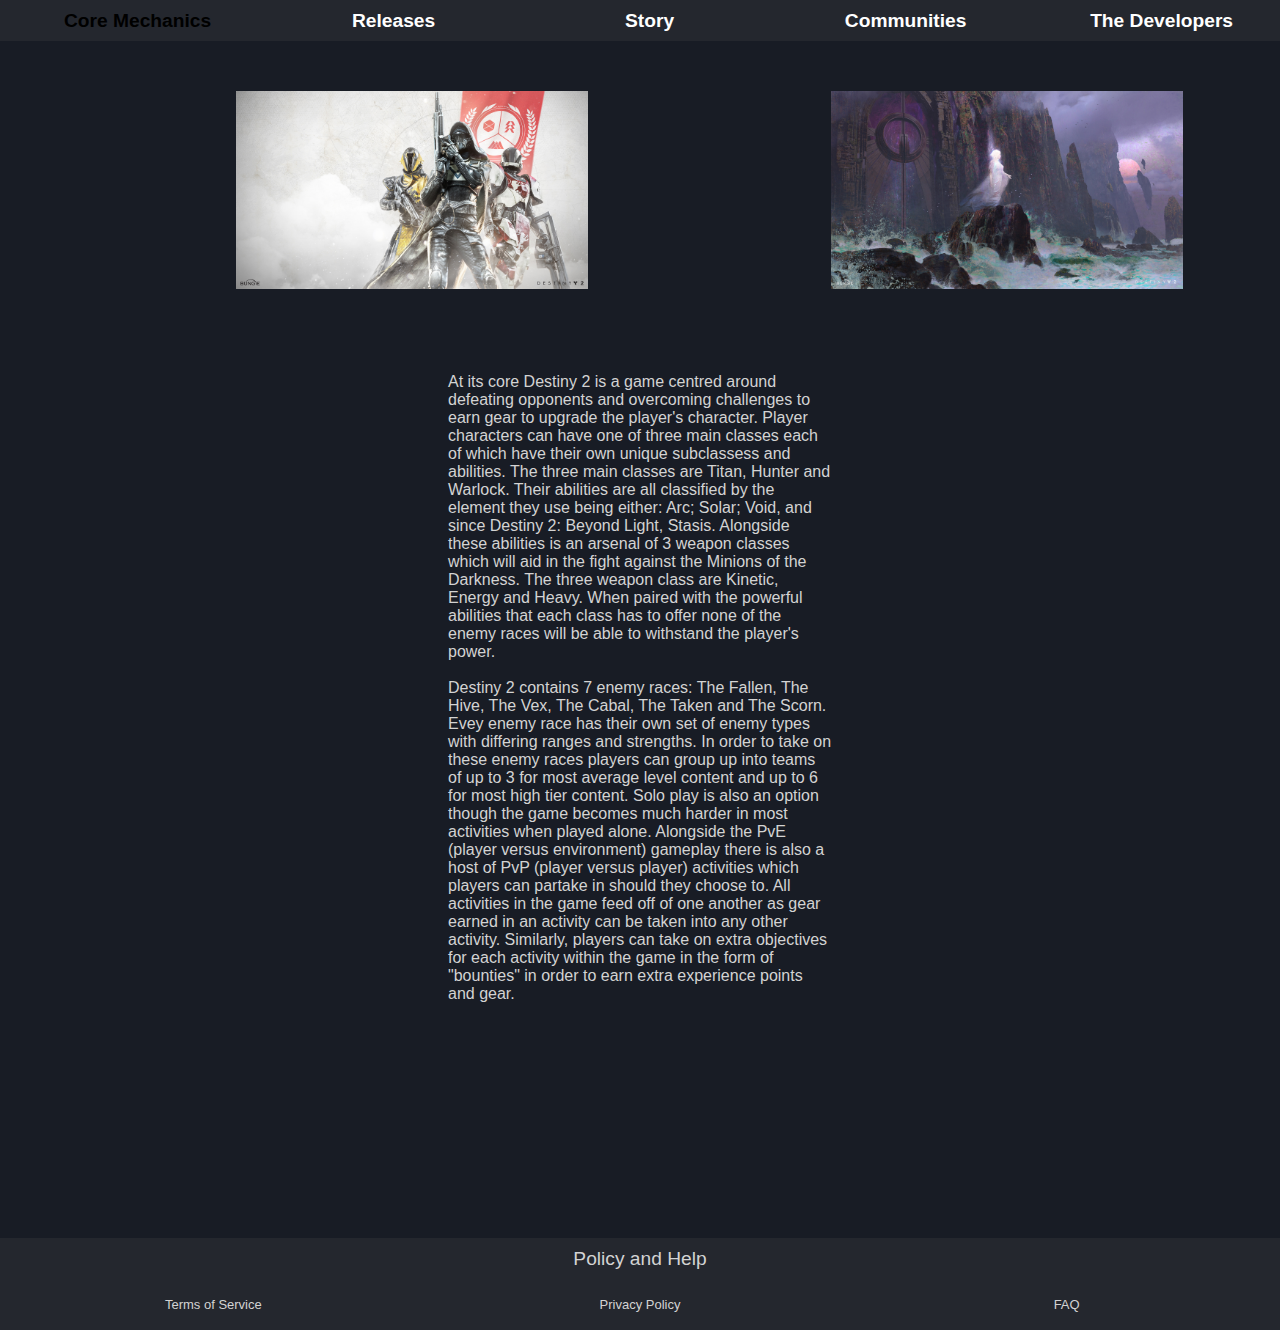
<file: index.html>
<!DOCTYPE html>
<html lang="en">
    <head>
        <meta charset="UTF-8">
        <meta http-equiv="X-UA-Compatible" content="IE=edge">
        <meta name="viewport" content="width=device-width, initial-scale=1.0">
        <meta author="Ben Richardson">
        <meta name="description" content="Brief explanation of the core mechanics that drive Destiny 2's moment to moment gameplay.">
        <title>Core Mechanics of Destiny 2</title>
        <link href="css/core.css" rel="stylesheet">
        <link href="css/main.css" rel="stylesheet">
        <link rel="icon" href="img/destiny_logo.png" title="Destiny logo favicon" alt="Destiny logo favicon">
    </head>
    <body>
        <div class="grid_wrapper">
            <nav>
                <ul>
                    <li><a href="index.html">Core Mechanics</a></li>
                    <li><a href="release_history.html">Releases</a></li>
                    <li><a href="lore.html">Story</a></li>
                    <li><a href="community_interactions.html">Communities</a></li>
                    <li><a href="about_bng.html">The Developers</a></li>
                </ul>
            </nav>
            <div class="main_body_wrapper">
                <div class="image1">
                    <img src="img/05_Preview.jpg" alt="Image of all three guarding classes on a white background." title="Image of all three guarding classes on a white background.">
                </div>
                <div class="image2">
                    <img src="img/Bungie_Day_Wallapaper_4k_03.jpg" alt="Image of early concept art for an in game location called The Dreaming City. See 'Story' page for more information." title="Image of early concept art for an in game location called The Dreaming City. See 'Story' page for more information.">
                </div>
                <div class="desc">
                    At its core Destiny 2 is a game centred around defeating opponents and overcoming challenges to earn gear to upgrade the player's character. Player characters can have one of three main classes each of which have their own unique subclassess and abilities. The three main classes are Titan, Hunter and Warlock. Their abilities are all classified by the element they use being either: Arc; Solar; Void, and since Destiny 2: Beyond Light, Stasis. Alongside these abilities is an arsenal of 3 weapon classes which will aid in the fight against the Minions of the Darkness. The three weapon class are Kinetic, Energy and Heavy. When paired with the powerful abilities that each class has to offer none of the enemy races will be able to withstand the player's power. <br><br>Destiny 2 contains 7 enemy races: The Fallen, The Hive, The Vex, The Cabal, The Taken and The Scorn. Evey enemy race has their own set of enemy types with differing ranges and strengths. In order to take on these enemy races players can group up into teams of up to 3 for most average level content and up to 6 for most high tier content. Solo play is also an option though the game becomes much harder in most activities when played alone. Alongside the PvE (player versus environment) gameplay there is also a host of PvP (player versus player) activities which players can partake in should they choose to. All activities in the game feed off of one another as gear earned in an activity can be taken into any other activity. Similarly, players can take on extra objectives for each activity within the game in the form of "bounties" in order to earn extra experience points and gear.
                </div>
            </div>
            <footer>
                <p class="footer_title">Policy and Help</p>
                <div class="policy">
                    <a href="https://www.bungie.net/7/en/Legal/Terms" class="tos">Terms of Service</a>
                    <br>
                    <a href="https://www.bungie.net/7/en/Legal/PrivacyPolicy" class="privacy">Privacy Policy</a>
                    <br>
                    <a href="https://help.bungie.net/hc/en-us" class ="faq">FAQ</a>
                </div>
            </footer>
        </div>
    </body>
</html>
</file>
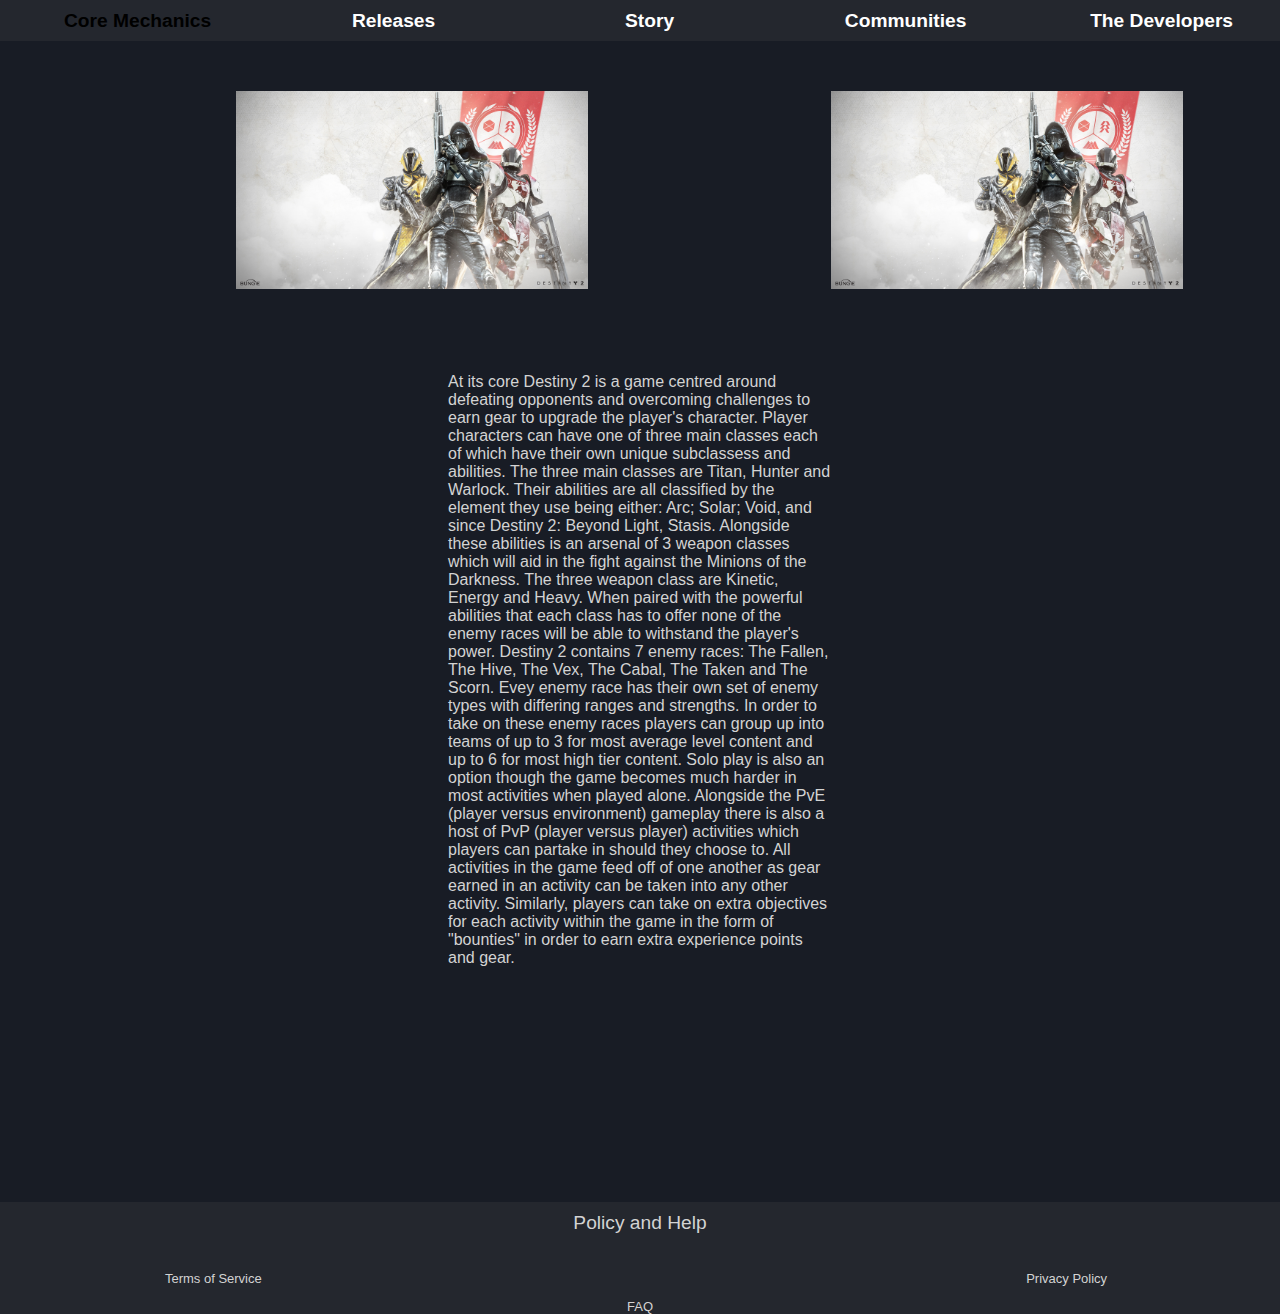
<file: core_home.html>
<!DOCTYPE html>
<html lang="en">
    <head>
        <meta charset="UTF-8">
        <meta http-equiv="X-UA-Compatible" content="IE=edge">
        <meta name="viewport" content="width=device-width, initial-scale=1.0">
        <meta author="Ben Richardson">
        <title>Core Mechanics of Destiny 2</title>
        <link href="css/core.css" rel="stylesheet">
        <link href="css/main.css" rel="stylesheet">
    </head>
    <body>
        <div class="grid_wrapper">
            <nav>
                <ul>
                    <li><a href="core_home.html">Core Mechanics</a></li>
                    <li><a href="release_history.html">Releases</a></li>
                    <li><a href="lore.html">Story</a></li>
                    <li><a href="community_interactions.html">Communities</a></li>
                    <li><a href="about_bng.html">The Developers</a></li>
                </ul>
            </nav>
            <div class="main_body_wrapper">
                <div class="image1">
                    <img src="img/05_Preview.jpg" alt="Image of all three guarding classes on a white background.">
                </div>
                <div class="image2">
                    <img src="img/05_Preview.jpg" alt="Image of all three guarding classes on a white background.">
                </div>
                <div class="desc">
                    At its core Destiny 2 is a game centred around defeating opponents and overcoming challenges to earn gear to upgrade the player's character. Player characters can have one of three main classes each of which have their own unique subclassess and abilities. The three main classes are Titan, Hunter and Warlock. Their abilities are all classified by the element they use being either: Arc; Solar; Void, and since Destiny 2: Beyond Light, Stasis. Alongside these abilities is an arsenal of 3 weapon classes which will aid in the fight against the Minions of the Darkness. The three weapon class are Kinetic, Energy and Heavy. When paired with the powerful abilities that each class has to offer none of the enemy races will be able to withstand the player's power. Destiny 2 contains 7 enemy races: The Fallen, The Hive, The Vex, The Cabal, The Taken and The Scorn. Evey enemy race has their own set of enemy types with differing ranges and strengths. In order to take on these enemy races players can group up into teams of up to 3 for most average level content and up to 6 for most high tier content. Solo play is also an option though the game becomes much harder in most activities when played alone. Alongside the PvE (player versus environment) gameplay there is also a host of PvP (player versus player) activities which players can partake in should they choose to. All activities in the game feed off of one another as gear earned in an activity can be taken into any other activity. Similarly, players can take on extra objectives for each activity within the game in the form of "bounties" in order to earn extra experience points and gear.
                </div>
            </div>
            <footer>
                <p class="footer_title">Policy and Help</p>
                <div class="policy">
                    <a href="https://www.bungie.net/7/en/Legal/Terms">Terms of Service</a>
                    <br>
                    <a href="https://www.bungie.net/7/en/Legal/PrivacyPolicy">Privacy Policy</a>
                    <br>
                    <a href="https://help.bungie.net/hc/en-us">FAQ</a>
                </div>
            </footer>
        </div>
    </body>
</html>
</file>
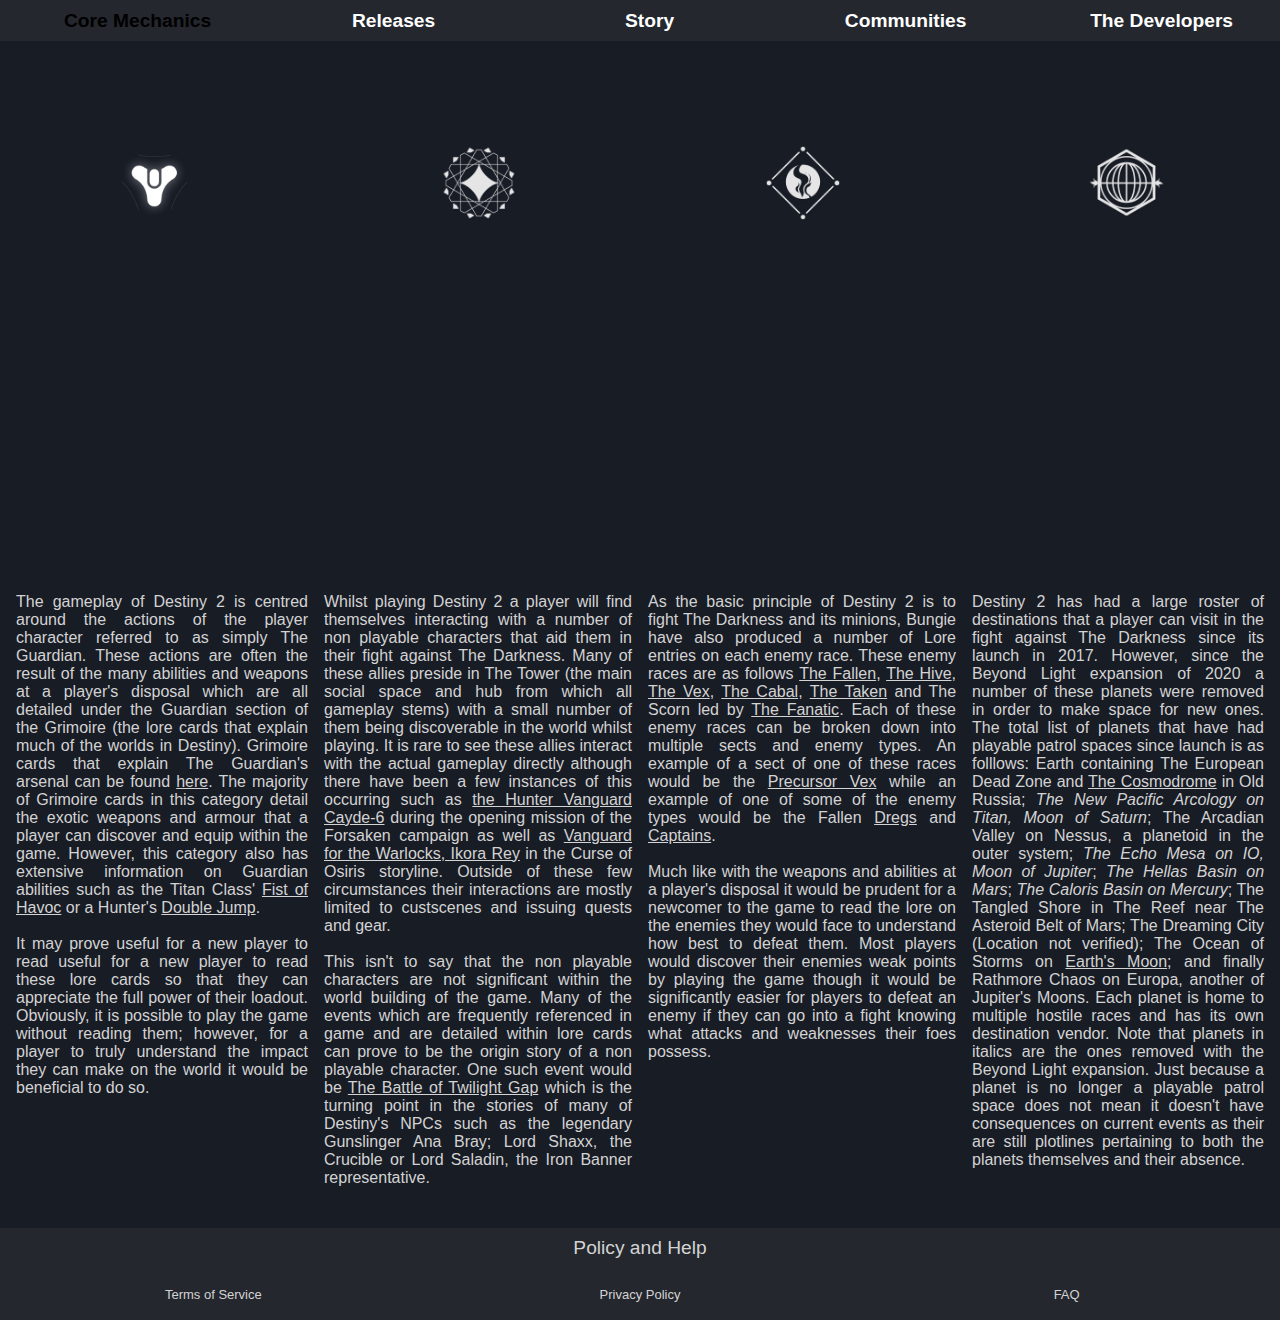
<file: lore.html>
<!DOCTYPE html>
<html lang="en">
    <head>
        <meta charset="UTF-8">
        <meta http-equiv="X-UA-Compatible" content="IE=edge">
        <meta name="viewport" content="width=device-width, initial-scale=1.0">
        <meta author="Ben Richardson">
        <meta name="description" content="Brief descriptions of the four main categories of Lore in Destiny 2">
        <link href="css/main.css" rel="stylesheet">
        <link href="css/lore.css" rel="stylesheet">
        <link rel="icon" href="img/destiny_logo.png" title="Destiny logo favicon" alt="Destiny logo favicon">
        <title>Story of the Worlds and Characters in Destiny 2</title>
    </head>
    <body>
        <div class="grid_wrapper">
            <nav>
                <ul>
                    <li><a href="index.html">Core Mechanics</a></li>
                    <li><a href="release_history.html">Releases</a></li>
                    <li><a href="lore.html">Story</a></li>
                    <li><a href="community_interactions.html">Communities</a></li>
                    <li><a href="about_bng.html">The Developers</a></li>
                </ul>
            </nav>
            <div class="main_body_wrapper">
                <div class="images">
                    <div class="image_one">
                        <img src="img/lore_guardian.png" alt="Image showing the Destiny Tricorn to represent lore surrounding the guardian." title="Image showing the Destiny Tricorn to represent lore surrounding the guardian.">
                    </div>
                    <div class="image_two">
                        <img src="img/lore_the_light.png" alt="Image showing the in game icon for lore about stories from the Light to represent the story of in game allies." title="Image showing the in game icon for lore about stories from the Light to represent the story of in game allies.">
                    </div>
                    <div class="image_three">
                        <img src="img/lore_enemies.png" alt="Image showing the in game icon for lore about stories from the Dark to represent the story of in game enemies." title="Image showing the in game icon for lore about stories from the Dark to represent the story of in game enemies.">
                    </div>
                    <div class="image_four">
                        <img src="img/lore_worlds.png" alt="Image showing the in game icon for lore about stories from between the Light and the Dark to represent the story of in game worlds." title="Image showing the in game icon for lore about stories from between the Light and the Dark to represent the story of in game worlds.">
                    </div>
                </div>
                <div class="descriptions">
                    <div class="desc_one">
                        <p class = "guardian_desc">
                            The gameplay of Destiny 2 is centred around the actions of the player character referred to as simply The Guardian. These actions are often the result of the many abilities and weapons at a player's disposal which are all detailed under the Guardian section of the Grimoire (the lore cards that explain much of the worlds in Destiny). Grimoire cards that explain The Guardian's arsenal can be found <a href="https://www.destinypedia.com/Grimoire:Guardian">here</a>. The majority of Grimoire cards in this category detail the exotic weapons and armour that a player can discover and equip within the game. However, this category also has extensive information on Guardian abilities such as the Titan Class' <a href="https://www.ishtar-collective.net/cards/fist-of-havoc">Fist of Havoc</a> or a Hunter's <a href="https://www.ishtar-collective.net/cards/double-jump">Double Jump</a>. <br><br> It may prove useful for a new player to read useful for a new player to read these lore cards so that they can appreciate the full power of their loadout. Obviously, it is possible to play the game without reading them; however, for a player to truly understand the impact they can make on the world it would be beneficial to do so.
                        </p>
                    </div>
                    <div class="desc_two">
                        <p class="allies_desc">
                            Whilst playing Destiny 2 a player will find themselves interacting with a number of non playable characters that aid them in their fight against The Darkness. Many of these allies preside in The Tower (the main social space and hub from which all gameplay stems) with a small number of them being discoverable in the world whilst playing. It is rare to see these allies interact with the actual gameplay directly although there have been a few instances of this occurring such as <a href="https://www.ishtar-collective.net/cards/hunter-vanguard">the Hunter Vanguard Cayde-6</a> during the opening mission of the Forsaken campaign as well as <a href="https://www.ishtar-collective.net/cards/warlock-vanguard">Vanguard for the Warlocks, Ikora Rey</a> in the Curse of Osiris storyline. Outside of these few circumstances their interactions are mostly limited to custscenes and issuing quests and gear. <br><br> This isn't to say that the non playable characters are not significant within the world building of the game. Many of the events which are frequently referenced in game and are detailed within lore cards can prove to be the origin story of a non playable character. One such event would be <a href ="https://www.ishtar-collective.net/categories/battle-of-twilight-gap">The Battle of Twilight Gap</a> which is the turning point in the stories of many of Destiny's NPCs such as the legendary Gunslinger Ana Bray; Lord Shaxx, the Crucible or Lord Saladin, the Iron Banner representative.
                        </p>
                    </div>
                    <div class="desc_three">
                        <p class="enemies_desc">
                            As the basic principle of Destiny 2 is to fight The Darkness and its minions, Bungie have also produced a number of Lore entries on each enemy race. These enemy races are as follows <a href="https://www.ishtar-collective.net/cards/the-fallen">The Fallen</a>, <a href="https://www.ishtar-collective.net/cards/the-hive">The Hive</a>, <a href="https://www.ishtar-collective.net/cards/the-vex">The Vex</a>, <a href="https://www.ishtar-collective.net/cards/the-cabal">The Cabal</a>, <a href="https://www.ishtar-collective.net/cards/the-taken">The Taken</a> and The Scorn led by <a href="https://www.ishtar-collective.net/entries/fikrul">The Fanatic</a>. Each of these enemy races can be broken down into multiple sects and enemy types. An example of a sect of one of these races would be the <a href="https://www.ishtar-collective.net/cards/precursors">Precursor Vex</a> while an example of one of some of the enemy types would be the Fallen <a href="https://www.ishtar-collective.net/cards/dreg">Dregs</a> and <a href="https://www.ishtar-collective.net/cards/captain">Captains</a>. <br><br> Much like with the weapons and abilities at a player's disposal it would be prudent for a newcomer to the game to read the lore on the enemies they would face to understand how best to defeat them. Most players would discover their enemies weak points by playing the game though it would be significantly easier for players to defeat an enemy if they can go into a fight knowing what attacks and weaknesses their foes possess.
                        </p>
                    </div>
                    <div class="desc_four">
                        <p class="worlds">
                            Destiny 2 has had a large roster of destinations that a player can visit in the fight against The Darkness since its launch in 2017. However, since the Beyond Light expansion of 2020 a number of these planets were removed in order to make space for new ones. The total list of planets that have had playable patrol spaces since launch is as folllows: Earth containing The European Dead Zone and <a href="https://www.ishtar-collective.net/cards/old-russia">The Cosmodrome</a> in Old Russia; <i>The New Pacific Arcology on Titan, Moon of Saturn</i>; The Arcadian Valley on Nessus, a planetoid in the outer system; <i>The Echo Mesa on IO, Moon of Jupiter</i>; <i>The Hellas Basin on Mars</i>; <i>The Caloris Basin on Mercury</i>; The Tangled Shore in The Reef near The Asteroid Belt of Mars; The Dreaming City (Location not verified); The Ocean of Storms on <a href="https://www.ishtar-collective.net/cards/moon">Earth's Moon</a>; and finally Rathmore Chaos on Europa, another of Jupiter's Moons. Each planet is home to multiple hostile races and has its own destination vendor. Note that planets in italics are the ones removed with the Beyond Light expansion. Just because a planet is no longer a playable patrol space does not mean it doesn't have consequences on current events as their are still plotlines pertaining to both the planets themselves and their absence.
                        </p>
                    </div>
                </div>
            </div>
            <footer>
                <p class="footer_title">Policy and Help</p>
                <div class="policy">
                    <a href="https://www.bungie.net/7/en/Legal/Terms" class="tos">Terms of Service</a>
                    <br>
                    <a href="https://www.bungie.net/7/en/Legal/PrivacyPolicy" class="privacy">Privacy Policy</a>
                    <br>
                    <a href="https://help.bungie.net/hc/en-us" class ="faq">FAQ</a>
                </div>
            </footer>
        </div>
    </body>
</html>
</file>
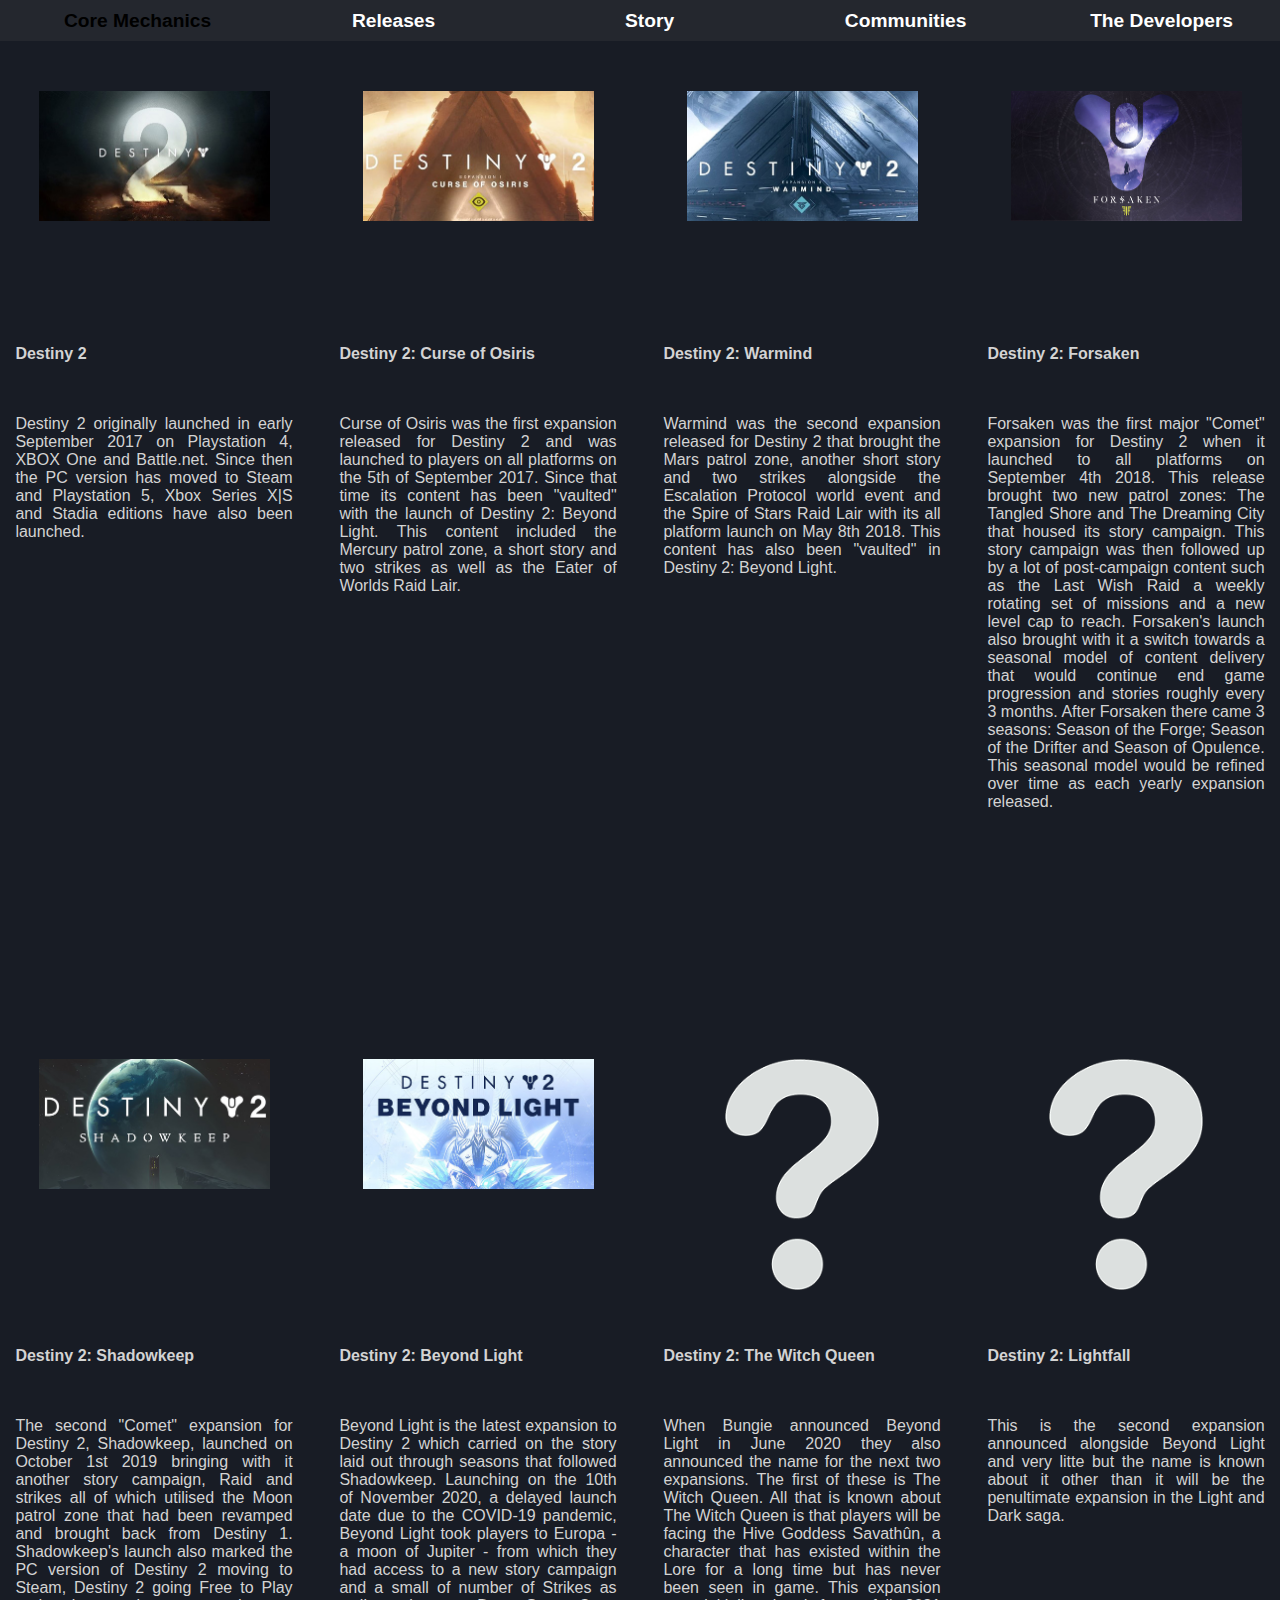
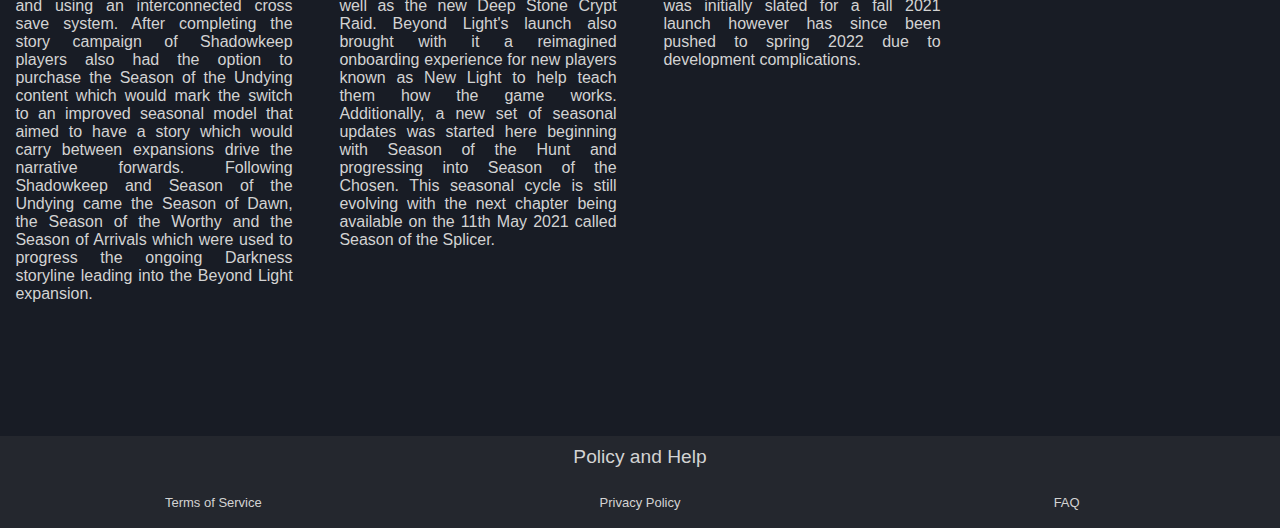
<file: release_history.html>
<!DOCTYPE html>
<html lang="en">
    <head>
        <meta charset="UTF-8">
        <meta name="viewport" content="width=device-width, initial-scale=1">
        <meta author="Ben Richardson">
        <meta name="description" content="Short explanations of each release in Destiny 2's history since its launch in 2017.">
        <link href="css/main.css" rel="stylesheet">
        <link rel="stylesheet" href="css/history.css">
        <link rel="icon" href="img/destiny_logo.png" title="Destiny logo favicon" alt="Destiny logo favicon">
        <title>A History of Releases for Destiny 2</title>
        <!--TODO centre images and get desktop version to actually move things properly-->
    </head>
    <body>
        <div class="grid_wrapper">
            <nav>
                <ul>
                    <li><a href="index.html">Core Mechanics</a></li>
                    <li><a href="release_history.html">Releases</a></li>
                    <li><a href="lore.html">Story</a></li>
                    <li><a href="community_interactions.html">Communities</a></li>
                    <li><a href="about_bng.html">The Developers</a></li>
                </ul>
            </nav>
            <div class="main_body_wrapper">
                <div class="row_one">
                    <div class="launch_image">
                        <img src="img/launch_title_screen.jpg" alt="Key Art for Destiny 2's original launch" title = "Key Art for Destiny 2's original launch">
                    </div>
                    <div class="launch_desc">
                        <h4>
                            Destiny 2
                        </h4>
                        <p>
                            Destiny 2 originally launched in early September 2017 on Playstation 4, XBOX One and Battle.net. Since then the PC version has moved to Steam and Playstation 5, Xbox Series X|S and Stadia editions have also been launched.
                        </p>
                    </div>
                    <div class="curse_image">
                        <img src="img/curse.jpg" alt="Key Art for the Curse of Osiris expansion" title="Key Art for the Curse of Osiris expansion">
                    </div>
                    <div class="curse_desc">
                        <h4>
                            Destiny 2: Curse of Osiris
                        </h4>
                        <p>
                            Curse of Osiris was the first expansion released for Destiny 2 and was launched to players on all platforms on the 5th of September 2017. Since that time its content has been "vaulted" with the launch of Destiny 2: Beyond Light. This content included the Mercury patrol zone, a short story and two strikes as well as the Eater of Worlds Raid Lair.
                        </p>
                    </div>
                    <div class="warmind_image">
                        <img src="img/warmind.jpg" alt="Key Art for the Warmind expansion" title="Key Art for the Warmind expansion">
                    </div>
                    <div class="warmind_desc">
                        <h4>
                            Destiny 2: Warmind
                        </h4>
                        <p>
                            Warmind was the second expansion released for Destiny 2 that brought the Mars patrol zone, another short story and two strikes alongside the Escalation Protocol world event and the Spire of Stars Raid Lair with its all platform launch on May 8th 2018. This content has also been "vaulted" in Destiny 2: Beyond Light.
                        </p>
                    </div>
                    <div class="forsaken_image">
                        <img src="img/forsaken.jpg" alt="Key Art for the Forsaken expansion" title="Key Art for the Forsaken expansion">
                    </div>
                    <div class="forsaken_desc">
                        <h4>
                            Destiny 2: Forsaken
                        </h4>
                        <p>
                            Forsaken was the first major "Comet" expansion for Destiny 2 when it launched to all platforms on September 4th 2018. This release brought two new patrol zones: The Tangled Shore and The Dreaming City that housed its story campaign. This story campaign was then followed up by a lot of post-campaign content such as the Last Wish Raid a weekly rotating set of missions and a new level cap to reach. Forsaken's launch also brought with it a switch towards a seasonal model of content delivery that would continue end game progression and stories roughly every 3 months. After Forsaken there came 3 seasons: Season of the Forge; Season of the Drifter and Season of Opulence. This seasonal model would be refined over time as each yearly expansion released.
                        </p>
                    </div>
                </div>
                <div class="row_two">
                    <div class="shadowkeep_image">
                        <img src="img/shadowkeep.jpg" alt="Key Art for the shadowkeep expansion" title="Key Art for the shadowkeep expansion">
                    </div>
                    <div class="shadowkeep_desc">
                        <h4>
                            Destiny 2: Shadowkeep
                        </h4>
                        <p>
                            The second "Comet" expansion for Destiny 2, Shadowkeep, launched on October 1st 2019 bringing with it another story campaign, Raid and strikes all of which utilised the Moon patrol zone that had been revamped and brought back from Destiny 1. Shadowkeep's launch also marked the PC version of Destiny 2 moving to Steam, Destiny 2 going Free to Play and using an interconnected cross save system. After completing the story campaign of Shadowkeep players also had the option to purchase the Season of the Undying content which would mark the switch to an improved seasonal model that aimed to have a story which would carry between expansions drive the narrative forwards. Following Shadowkeep and Season of the Undying came the Season of Dawn, the Season of the Worthy and the Season of Arrivals which were used to progress the ongoing Darkness storyline leading into the Beyond Light expansion. 
                        </p>
                    </div>
                    <div class="bl_image">
                        <img src="img/bl.jpg" alt="Key Art for the Beyond Light expansion" title="Key Art for the Beyond Light expansion">
                    </div>
                    <div class="bl_desc">
                        <h4>
                            Destiny 2: Beyond Light
                        </h4>
                        <p>
                            Beyond Light is the latest expansion to Destiny 2 which carried on the story laid out through seasons that followed Shadowkeep. Launching on the 10th of November 2020, a delayed launch date due to the COVID-19 pandemic, Beyond Light took players to Europa - a moon of Jupiter - from which they had access to a new story campaign and a small of number of Strikes as well as the new Deep Stone Crypt Raid. Beyond Light's launch also brought with it a reimagined onboarding experience for new players known as New Light to help teach them how the game works. Additionally, a new set of seasonal updates was started here beginning with Season of the Hunt and progressing into Season of the Chosen. This seasonal cycle is still evolving with the next chapter being available on the 11th May 2021 called Season of the Splicer.
                        </p>
                    </div>
                    <div class="twq_image">
                        <img src="img/question_mark_for_witch_and_lightfall.png" alt="A question mark as no official Key Art for The Witch Queen has been released yet" title="A question mark as no official Key Art for The Witch Queen has been released yet">
                    </div>
                    <div class="twq_desc">
                        <h4>
                            Destiny 2: The Witch Queen
                        </h4>
                        <p>
                            When Bungie announced Beyond Light in June 2020 they also announced the name for the next two expansions. The first of these is The Witch Queen. All that is known about The Witch Queen is that players will be facing the Hive Goddess Savathûn, a character that has existed within the Lore for a long time but has never been seen in game. This expansion was initially slated for a fall 2021 launch however has since been pushed to spring 2022 due to development complications.
                        </p>
                    </div>
                    <div class="lightfall_image">
                        <img src="img/question_mark_for_witch_and_lightfall.png" alt="A question mark as no official Key Art for Lightfall has been released yet" title="A question mark as no official Key Art for Lightfall has been released yet">
                    </div>
                    <div class="lightfall_desc">
                        <h4>
                            Destiny 2: Lightfall
                        </h4>
                        <p>
                            This is the second expansion announced alongside Beyond Light and very litte but the name is known about it other than it will be the penultimate expansion in the Light and Dark saga.
                        </p>
                    </div>
                </div>
            </div>
            <footer>
                <p class="footer_title">Policy and Help</p>
                <div class="policy">
                    <a href="https://www.bungie.net/7/en/Legal/Terms" class="tos">Terms of Service</a>
                    <br>
                    <a href="https://www.bungie.net/7/en/Legal/PrivacyPolicy" class="privacy">Privacy Policy</a>
                    <br>
                    <a href="https://help.bungie.net/hc/en-us" class ="faq">FAQ</a>
                </div>
            </footer>
        </div>
    </body>
</html>
</file>
<file: css/core.css>
.main_body_wrapper {
  display: -ms-grid;
  display: grid;
  -ms-grid-rows: 250px, 250px;
      grid-template-rows: 250px, 250px;
  -ms-grid-row: 3;
  grid-row: 3;
  -ms-grid-columns: 384px, 384px;
      grid-template-columns: 384px, 384px;
}

.main_body_wrapper .image1 {
  -ms-grid-row: 1;
  grid-row: 1;
  -ms-grid-column: 1;
  grid-column: 1;
  width: 100%;
  height: auto;
}

.main_body_wrapper .image1 img {
  width: 100%;
  height: auto;
}

.main_body_wrapper .image2 {
  -ms-grid-row: 1;
  grid-row: 1;
  -ms-grid-column: 2;
  grid-column: 2;
  width: 100%;
  height: auto;
}

.main_body_wrapper .image2 img {
  width: 100%;
  height: auto;
}

.main_body_wrapper .desc {
  -ms-grid-column: 1;
  -ms-grid-column-span: 2;
  grid-column: 1 / span 2;
  -ms-grid-row: 2;
  grid-row: 2;
}

@media only screen and (min-width: 768px) {
  .main_body_wrapper {
    display: -ms-grid;
    display: grid;
    -ms-grid-rows: auto auto;
        grid-template-rows: auto auto;
    -ms-grid-row: 3;
    grid-row: 3;
    -ms-grid-columns: 50% 50%;
        grid-template-columns: 50% 50%;
    margin-bottom: 130px;
  }
  .main_body_wrapper .image1 {
    -ms-grid-row: 1;
    grid-row: 1;
    -ms-grid-column: 1;
    grid-column: 1;
    width: 55%;
    height: auto;
    padding-left: 236px;
    /*padding-right: 236px;*/
  }
  .main_body_wrapper .image1 img {
    width: 100%;
    height: auto;
  }
  .main_body_wrapper .image2 {
    -ms-grid-row: 1;
    grid-row: 1;
    -ms-grid-column: 2;
    grid-column: 2;
    width: 55%;
    height: auto;
    padding-left: 191px;
  }
  .main_body_wrapper .image2 img {
    width: 100%;
    height: auto;
  }
  .main_body_wrapper .desc {
    -ms-grid-column: 1;
    -ms-grid-column-span: 2;
    grid-column: 1 / span 2;
    -ms-grid-row: 2;
    grid-row: 2;
    padding: 5em;
    padding-left: 35%;
    padding-right: 35%;
  }
}
/*# sourceMappingURL=core.css.map */
</file>
<file: css/main.css>
body, html {
  margin: 0px;
  border: 0px;
  padding: 0px;
}

body {
  -webkit-box-sizing: border-box;
          box-sizing: border-box;
  background-color: #181c25;
  max-width: 768px;
  font-family: Arial, Helvetica, sans-serif;
  color: lightgray;
  font-weight: normal;
  max-width: 768px;
}

body .grid_wrapper {
  display: -ms-grid;
  display: grid;
  -ms-grid-rows: 4, 1fr;
      grid-template-rows: 4, 1fr;
  -ms-grid-columns: 2, 1fr;
      grid-template-columns: 2, 1fr;
  font-size: normal;
}

body .grid_wrapper nav ul {
  font-weight: bold;
  font-size: large;
  background-color: #24272e;
  -ms-grid-row: 1;
  grid-row: 1;
  -ms-grid-column: 1;
  -ms-grid-column-span: 2;
  grid-column: 1 / span 2;
  margin: 0;
  padding: 0;
  display: -ms-grid;
  display: grid;
  -ms-grid-columns: 192px, 192px, 192px, 192px, 192px;
      grid-template-columns: 192px, 192px, 192px, 192px, 192px;
  width: 100%;
  height: auto;
}

body .grid_wrapper nav ul li {
  list-style: none;
}

body .grid_wrapper nav ul li a {
  text-decoration: none;
  text-align: center;
  display: inline-block;
  width: 100%;
  padding: 0.5em;
  padding-top: 0.5em;
  text-align: center;
  color: white;
}

body .grid_wrapper nav ul li a:hover {
  color: black;
}

body footer {
  -ms-grid-row: 4;
  grid-row: 4;
  display: -ms-grid;
  display: grid;
  -ms-grid-columns: (1fr)[1];
      grid-template-columns: repeat(1, 1fr);
  -ms-grid-rows: (1fr)[2];
      grid-template-rows: repeat(2, 1fr);
  padding: 0px;
  height: auto;
  color: lightgray;
  background-color: #24272e;
}

body footer a {
  text-decoration: none;
  text-align: center;
  display: inline-block;
  color: inherit;
  font-size: x-small;
  padding-top: 0.5em;
  margin-top: 0.5em;
}

body footer p {
  margin: 0px;
  padding: 0px;
  height: 50px;
}

body footer .footer_title {
  -ms-grid-row: 1;
  grid-row: 1;
  height: auto;
  padding-top: 0.5em;
}

body footer .policy {
  -ms-grid-row: 2;
  grid-row: 2;
  -ms-grid-column: 1;
  grid-column: 1;
}

@media only screen and (min-width: 768px) {
  body {
    margin: 0;
    -webkit-box-sizing: border-box;
            box-sizing: border-box;
    background-color: #181c25;
    font-family: Arial, Helvetica, sans-serif;
    color: lightgray;
    font-weight: normal;
    max-width: 100%;
  }
  body .grid_wrapper {
    display: -ms-grid;
    display: grid;
    -ms-grid-rows: 4, 1fr;
        grid-template-rows: 4, 1fr;
    -ms-grid-columns: 2, 1fr;
        grid-template-columns: 2, 1fr;
    font-size: normal;
    grid-gap: 25px;
  }
  body .grid_wrapper nav ul {
    font-weight: bold;
    font-size: larger;
    background-color: #24272e;
    -ms-grid-row: 1;
    grid-row: 1;
    -ms-grid-column: 1;
    -ms-grid-column-span: 2;
    grid-column: 1 / span 2;
    margin: 0;
    padding: 0;
    display: -ms-grid;
    display: grid;
    -ms-grid-columns: (1fr)[5];
        grid-template-columns: repeat(5, 1fr);
    width: 100%;
    height: auto;
  }
  body .grid_wrapper nav ul li {
    list-style: none;
  }
  body .grid_wrapper nav ul li li:nth-child(1) {
    -ms-grid-column: 1;
    grid-column: 1;
  }
  body .grid_wrapper nav ul li li:nth-child(2) {
    -ms-grid-column: 2;
    grid-column: 2;
  }
  body .grid_wrapper nav ul li li:nth-child(3) {
    -ms-grid-column: 3;
    grid-column: 3;
  }
  body .grid_wrapper nav ul li li:nth-child(4) {
    -ms-grid-column: 4;
    grid-column: 4;
  }
  body .grid_wrapper nav ul li li:nth-child(5) {
    -ms-grid-column: 5;
    grid-column: 5;
  }
  body .grid_wrapper nav ul li a {
    text-decoration: none;
    text-align: center;
    display: inline-block;
    /*box-shadow: $shadow;*/
    width: 100%;
    padding: 0.5em;
    padding-top: 0.5em;
    text-align: center;
    color: white;
  }
  body .grid_wrapper nav ul li a:hover {
    color: black;
  }
  body .grid_wrapper footer {
    background-color: #24272e;
    -ms-grid-row: 4;
    grid-row: 4;
    display: -ms-grid;
    display: grid;
    -ms-grid-columns: 100%;
        grid-template-columns: 100%;
    -ms-grid-rows: (1fr)[2];
        grid-template-rows: repeat(2, 1fr);
    height: auto;
    color: lightgray;
  }
  body .grid_wrapper footer a {
    text-decoration: none;
    text-align: center;
    display: inline-block;
    color: inherit;
    font-size: small;
  }
  body .grid_wrapper footer p {
    margin: 0px;
    height: 50px;
  }
  body .grid_wrapper footer .footer_title {
    -ms-grid-row: 1;
    grid-row: 1;
    -ms-grid-column: 1;
    grid-column: 1;
    height: auto;
    text-align: center;
    font-size: larger;
  }
  body .grid_wrapper footer .policy {
    -ms-grid-row: 2;
    grid-row: 2;
    -ms-grid-column: 1;
    grid-column: 1;
    display: -ms-grid;
    display: grid;
    -ms-grid-rows: (1fr)[1];
        grid-template-rows: repeat(1, 1fr);
    -ms-grid-columns: 1fr 1fr 1fr;
        grid-template-columns: 1fr 1fr 1fr;
  }
  body .grid_wrapper footer .policy .tos {
    -ms-grid-column: 1;
    grid-column: 1;
    -ms-grid-row: 1;
    grid-row: 1;
  }
  body .grid_wrapper footer .policy .privacy {
    -ms-grid-column: 2;
    grid-column: 2;
    -ms-grid-row: 1;
    grid-row: 1;
  }
  body .grid_wrapper footer .policy .faq {
    -ms-grid-column: 3;
    grid-column: 3;
    -ms-grid-row: 1;
    grid-row: 1;
  }
}
/*# sourceMappingURL=main.css.map */
</file>
<file: css/lore.css>
@media only screen and (max-width: 768px) {
  .main_body_wrapper {
    -ms-grid-row: 3;
    grid-row: 3;
    -ms-grid-columns: 100%;
        grid-template-columns: 100%;
  }
  .main_body_wrapper .images {
    display: none;
  }
  .main_body_wrapper .descriptions {
    display: -ms-grid;
    display: grid;
    -ms-grid-rows: 0.25fr 0.25fr 0.25fr 0.25fr;
        grid-template-rows: 0.25fr 0.25fr 0.25fr 0.25fr;
  }
  .main_body_wrapper .descriptions .desc_one {
    -ms-grid-row: 1;
    grid-row: 1;
  }
  .main_body_wrapper .descriptions .desc_two {
    -ms-grid-row: 2;
    grid-row: 2;
  }
  .main_body_wrapper .descriptions .desc_three {
    -ms-grid-row: 3;
    grid-row: 3;
  }
  .main_body_wrapper .descriptions .desc_four {
    -ms-grid-row: 4;
    grid-row: 4;
  }
  .main_body_wrapper .descriptions a {
    color: lightgray;
  }
  .main_body_wrapper .descriptions p {
    padding: 0.5em;
  }
  /* end of main_body_wrapper*/
}

@media only screen and (min-width: 768px) {
  .main_body_wrapper {
    -ms-grid-row: 3;
    grid-row: 3;
    display: -ms-grid;
    display: grid;
    -ms-grid-rows: 0.75fr 1fr;
        grid-template-rows: 0.75fr 1fr;
    grid-gap: 1em;
  }
  .main_body_wrapper .images {
    -ms-grid-row: 1;
    grid-row: 1;
    display: -ms-grid;
    display: grid;
    -ms-grid-columns: 1fr 1fr 1fr 1fr;
        grid-template-columns: 1fr 1fr 1fr 1fr;
    grid-gap: 1em;
  }
  .main_body_wrapper .images .image_one {
    -ms-grid-column: 1;
    grid-column: 1;
  }
  .main_body_wrapper .images .image_one img {
    width: 25%;
    padding-left: 37.5%;
    padding-top: 17.25%;
  }
  .main_body_wrapper .images .image_two {
    -ms-grid-column: 2;
    grid-column: 2;
  }
  .main_body_wrapper .images .image_two img {
    width: 25%;
    padding-left: 37.5%;
    padding-top: 17.25%;
  }
  .main_body_wrapper .images .image_three {
    -ms-grid-column: 3;
    grid-column: 3;
  }
  .main_body_wrapper .images .image_three img {
    width: 25%;
    padding-left: 37.5%;
    padding-top: 17.25%;
  }
  .main_body_wrapper .images .image_four {
    -ms-grid-column: 4;
    grid-column: 4;
  }
  .main_body_wrapper .images .image_four img {
    width: 25%;
    padding-left: 37.5%;
    padding-top: 17.25%;
  }
  .main_body_wrapper .descriptions {
    -ms-grid-row: 2;
    grid-row: 2;
    display: -ms-grid;
    display: grid;
    -ms-grid-columns: 1fr 1fr 1fr 1fr;
        grid-template-columns: 1fr 1fr 1fr 1fr;
    grid-gap: 1em;
    text-align: justify;
  }
  .main_body_wrapper .descriptions .desc_one {
    -ms-grid-column: 1;
    grid-column: 1;
    padding-left: 1em;
  }
  .main_body_wrapper .descriptions .desc_two {
    -ms-grid-column: 2;
    grid-column: 2;
  }
  .main_body_wrapper .descriptions .desc_three {
    -ms-grid-column: 3;
    grid-column: 3;
  }
  .main_body_wrapper .descriptions .desc_four {
    -ms-grid-column: 4;
    grid-column: 4;
    padding-right: 1em;
  }
  .main_body_wrapper .descriptions a {
    color: lightgray;
  }
}
/*# sourceMappingURL=lore.css.map */
</file>
<file: css/history.css>
@media only screen and (max-width: 767px) {
  .main_body_wrapper {
    -ms-grid-row: 3;
    grid-row: 3;
    display: -ms-grid;
    display: grid;
    -ms-grid-rows: 1fr 1fr;
        grid-template-rows: 1fr 1fr;
    -ms-grid-columns: 100%;
        grid-template-columns: 100%;
    max-width: 100%;
  }
  .main_body_wrapper .row_one {
    -ms-grid-column: 1;
    grid-column: 1;
    display: -ms-grid;
    display: grid;
    -ms-grid-rows: (auto)[8];
        grid-template-rows: repeat(8, auto);
    max-width: 100%;
    text-align: justify;
  }
  .main_body_wrapper .row_one h4 {
    padding: 2.5%;
  }
  .main_body_wrapper .row_one p {
    padding: 2.5%;
  }
  .main_body_wrapper .row_one .launch_image {
    -ms-grid-row: 1;
    grid-row: 1;
    max-width: 100%;
  }
  .main_body_wrapper .row_one .launch_image img {
    padding-top: 12.5%;
    width: 75%;
    padding-left: 12.5%;
  }
  .main_body_wrapper .row_one .launch_desc {
    -ms-grid-row: 2;
    grid-row: 2;
    max-width: 100%;
  }
  .main_body_wrapper .row_one .curse_image {
    -ms-grid-row: 3;
    grid-row: 3;
    max-width: 100%;
  }
  .main_body_wrapper .row_one .curse_image img {
    width: 75%;
    padding-left: 12.5%;
  }
  .main_body_wrapper .row_one .curse_desc {
    -ms-grid-row: 4;
    grid-row: 4;
    max-width: 100%;
  }
  .main_body_wrapper .row_one .warmind_image {
    -ms-grid-row: 5;
    grid-row: 5;
    max-width: 100%;
  }
  .main_body_wrapper .row_one .warmind_image img {
    width: 75%;
    padding-left: 12.5%;
  }
  .main_body_wrapper .row_one .warmind_desc {
    -ms-grid-row: 6;
    grid-row: 6;
    max-width: 100%;
  }
  .main_body_wrapper .row_one .forsaken_image {
    -ms-grid-row: 7;
    grid-row: 7;
    max-width: 100%;
  }
  .main_body_wrapper .row_one .forsaken_image img {
    width: 75%;
    padding-left: 12.5%;
  }
  .main_body_wrapper .row_one .forsaken_desc {
    -ms-grid-row: 8;
    grid-row: 8;
    max-width: 100%;
  }
  .main_body_wrapper .row_two {
    -ms-grid-column: 1;
    grid-column: 1;
    display: -ms-grid;
    display: grid;
    -ms-grid-rows: (auto)[8];
        grid-template-rows: repeat(8, auto);
    text-align: justify;
  }
  .main_body_wrapper .row_two h4 {
    padding: 5%;
  }
  .main_body_wrapper .row_two p {
    padding: 5%;
  }
  .main_body_wrapper .row_two .shadowkeep_image {
    -ms-grid-row: 1;
    grid-row: 1;
  }
  .main_body_wrapper .row_two .shadowkeep_image img {
    width: 75%;
    padding-left: 12.5%;
  }
  .main_body_wrapper .row_two .shadowkeep_desc {
    -ms-grid-row: 2;
    grid-row: 2;
  }
  .main_body_wrapper .row_two .bl_image {
    -ms-grid-row: 3;
    grid-row: 3;
  }
  .main_body_wrapper .row_two .bl_image img {
    width: 75%;
    padding-left: 12.5%;
  }
  .main_body_wrapper .row_two .bl_desc {
    -ms-grid-row: 4;
    grid-row: 4;
  }
  .main_body_wrapper .row_two .twq_image {
    -ms-grid-row: 5;
    grid-row: 5;
  }
  .main_body_wrapper .row_two .twq_image img {
    width: 75%;
    padding-left: 12.5%;
    -webkit-filter: invert(1);
            filter: invert(1);
  }
  .main_body_wrapper .row_two .twq_desc {
    -ms-grid-row: 6;
    grid-row: 6;
  }
  .main_body_wrapper .row_two .lightfall_image {
    -ms-grid-row: 7;
    grid-row: 7;
  }
  .main_body_wrapper .row_two .lightfall_image img {
    width: 75%;
    padding-left: 12.5%;
    -webkit-filter: invert(1);
            filter: invert(1);
  }
  .main_body_wrapper .row_two .lightfall_desc {
    -ms-grid-row: 8;
    grid-row: 8;
  }
  /* end of main_body_wrapper*/
}

@media only screen and (min-width: 768px) {
  .main_body_wrapper {
    -ms-grid-row: 3;
    grid-row: 3;
    display: -ms-grid;
    display: grid;
    -ms-grid-rows: (1fr)[2];
        grid-template-rows: repeat(2, 1fr);
    gap: 1em;
  }
  .main_body_wrapper .row_one {
    -ms-grid-row: 1;
    grid-row: 1;
    display: -ms-grid;
    display: grid;
    -ms-grid-rows: (0.5fr)[2];
        grid-template-rows: repeat(2, 0.5fr);
    -ms-grid-columns: (1fr)[4];
        grid-template-columns: repeat(4, 1fr);
    gap: 1em;
    text-align: justify;
  }
  .main_body_wrapper .row_one img {
    width: 75%;
    padding-left: 12.5%;
  }
  .main_body_wrapper .row_one h4 {
    padding: 5%;
  }
  .main_body_wrapper .row_one p {
    padding: 5%;
  }
  .main_body_wrapper .row_one .launch_image img {
    -ms-grid-row: 1;
    grid-row: 1;
    -ms-grid-column: 1;
    grid-column: 1;
  }
  .main_body_wrapper .row_one .launch_desc {
    -ms-grid-row: 2;
    grid-row: 2;
    -ms-grid-column: 1;
    grid-column: 1;
  }
  .main_body_wrapper .row_one .curse_image img {
    -ms-grid-row: 1;
    grid-row: 1;
    -ms-grid-column: 2;
    grid-column: 2;
  }
  .main_body_wrapper .row_one .curse_desc {
    -ms-grid-row: 2;
    grid-row: 2;
    -ms-grid-column: 2;
    grid-column: 2;
  }
  .main_body_wrapper .row_one .warmind_image img {
    -ms-grid-row: 1;
    grid-row: 1;
    -ms-grid-column: 3;
    grid-column: 3;
  }
  .main_body_wrapper .row_one .warmind_desc {
    -ms-grid-row: 2;
    grid-row: 2;
    -ms-grid-column: 3;
    grid-column: 3;
  }
  .main_body_wrapper .row_one .forsaken_image img {
    -ms-grid-row: 1;
    grid-row: 1;
    -ms-grid-column: 4;
    grid-column: 4;
  }
  .main_body_wrapper .row_one .forsaken_desc {
    -ms-grid-row: 2;
    grid-row: 2;
    -ms-grid-column: 4;
    grid-column: 4;
  }
  .main_body_wrapper .row_two {
    -ms-grid-row: 2;
    grid-row: 2;
    display: -ms-grid;
    display: grid;
    -ms-grid-rows: (0.5fr)[2];
        grid-template-rows: repeat(2, 0.5fr);
    -ms-grid-columns: (1fr)[4];
        grid-template-columns: repeat(4, 1fr);
    gap: 1em;
    text-align: justify;
  }
  .main_body_wrapper .row_two img {
    width: 75%;
  }
  .main_body_wrapper .row_two p {
    padding: 5%;
  }
  .main_body_wrapper .row_two h4 {
    padding: 5%;
  }
  .main_body_wrapper .row_two .shadowkeep_image {
    -ms-grid-row: 1;
    grid-row: 1;
    -ms-grid-column: 1;
    grid-column: 1;
  }
  .main_body_wrapper .row_two .shadowkeep_image img {
    padding-left: 12.5%;
  }
  .main_body_wrapper .row_two .shadowkeep_desc {
    -ms-grid-row: 2;
    grid-row: 2;
    -ms-grid-column: 1;
    grid-column: 1;
  }
  .main_body_wrapper .row_two .bl_image {
    -ms-grid-row: 1;
    grid-row: 1;
    -ms-grid-column: 2;
    grid-column: 2;
  }
  .main_body_wrapper .row_two .bl_image img {
    padding-left: 12.5%;
  }
  .main_body_wrapper .row_two .bl_desc {
    -ms-grid-row: 2;
    grid-row: 2;
    -ms-grid-column: 2;
    grid-column: 2;
  }
  .main_body_wrapper .row_two .twq_image {
    -ms-grid-row: 1;
    grid-row: 1;
    -ms-grid-column: 3;
    grid-column: 3;
  }
  .main_body_wrapper .row_two .twq_image img {
    width: 50%;
    padding-left: 25%;
    -webkit-filter: invert(1);
            filter: invert(1);
  }
  .main_body_wrapper .row_two .twq_desc {
    -ms-grid-row: 2;
    grid-row: 2;
    -ms-grid-column: 3;
    grid-column: 3;
  }
  .main_body_wrapper .row_two .lightfall_image {
    -ms-grid-row: 1;
    grid-row: 1;
    -ms-grid-column: 4;
    grid-column: 4;
  }
  .main_body_wrapper .row_two .lightfall_image img {
    width: 50%;
    padding-left: 25%;
    -webkit-filter: invert(1);
            filter: invert(1);
  }
  .main_body_wrapper .row_two .lightfall_desc {
    -ms-grid-row: 2;
    grid-row: 2;
    -ms-grid-column: 4;
    grid-column: 4;
  }
}
/*# sourceMappingURL=history.css.map */
</file>
